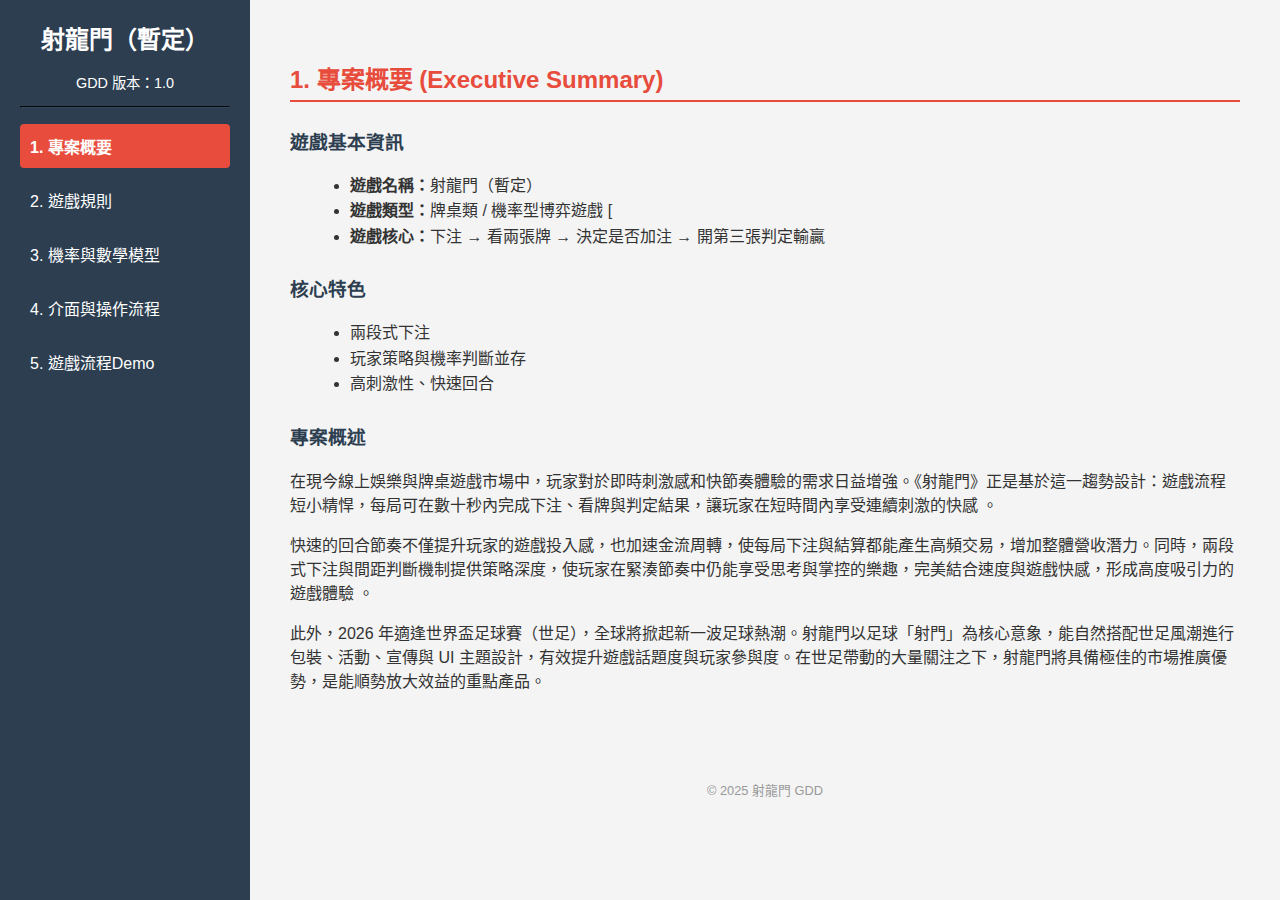
<file: DargonGatePoker/index.html>
<!DOCTYPE html>
<html lang="zh-TW">
<head>
    <meta charset="UTF-8">
    <meta name="viewport" content="width=device-width, initial-scale=1.0">
    <title>1. 專案概要 - 射龍門</title>
    <link rel="stylesheet" href="styles.css">
</head>
<body>

    <div id="sidebar">
        <h1>射龍門（暫定）</h1>
        <p>GDD 版本：1.0</p>
        <hr>
        <nav>
            <ul>
                <li><a href="index.html" class="active">1. 專案概要</a></li>
                <li><a href="rules.html">2. 遊戲規則</a></li>
                <li><a href="math.html">3. 機率與數學模型</a></li>
                <li><a href="uiux.html">4. 介面與操作流程</a></li>
				<li><a href="game_demo.html" target="_blank">5. 遊戲流程Demo</a></li>
            </ul>
        </nav>
    </div>

    <div id="content">
        <section>
            <h2>1. 專案概要 (Executive Summary)</h2>
            <h3>遊戲基本資訊 </h3>
            <ul>
                <li><strong>遊戲名稱：</strong>射龍門（暫定）</li>
                <li><strong>遊戲類型：</strong>牌桌類 / 機率型博弈遊戲 [</li>
                <li><strong>遊戲核心：</strong>下注 → 看兩張牌 → 決定是否加注 → 開第三張判定輸贏</li>
            </ul>

            <h3>核心特色 </h3>
            <ul>
                <li>兩段式下注 </li>
                <li>玩家策略與機率判斷並存 </li>
                <li>高刺激性、快速回合 </li>
            </ul>

            <h3>專案概述 </h3>
            <p>在現今線上娛樂與牌桌遊戲市場中，玩家對於即時刺激感和快節奏體驗的需求日益增強。《射龍門》正是基於這一趨勢設計：遊戲流程短小精悍，每局可在數十秒內完成下注、看牌與判定結果，讓玩家在短時間內享受連續刺激的快感 。</p>
            <p>快速的回合節奏不僅提升玩家的遊戲投入感，也加速金流周轉，使每局下注與結算都能產生高頻交易，增加整體營收潛力。同時，兩段式下注與間距判斷機制提供策略深度，使玩家在緊湊節奏中仍能享受思考與掌控的樂趣，完美結合速度與遊戲快感，形成高度吸引力的遊戲體驗 。</p>
           <p>此外，2026 年適逢世界盃足球賽（世足），全球將掀起新一波足球熱潮。射龍門以足球「射門」為核心意象，能自然搭配世足風潮進行包裝、活動、宣傳與 UI 主題設計，有效提升遊戲話題度與玩家參與度。在世足帶動的大量關注之下，射龍門將具備極佳的市場推廣優勢，是能順勢放大效益的重點產品。</p>
        </section>

        <footer>
            <p>&copy; 2025 射龍門 GDD</p>
        </footer>
    </div>

</body>
</html>
</file>
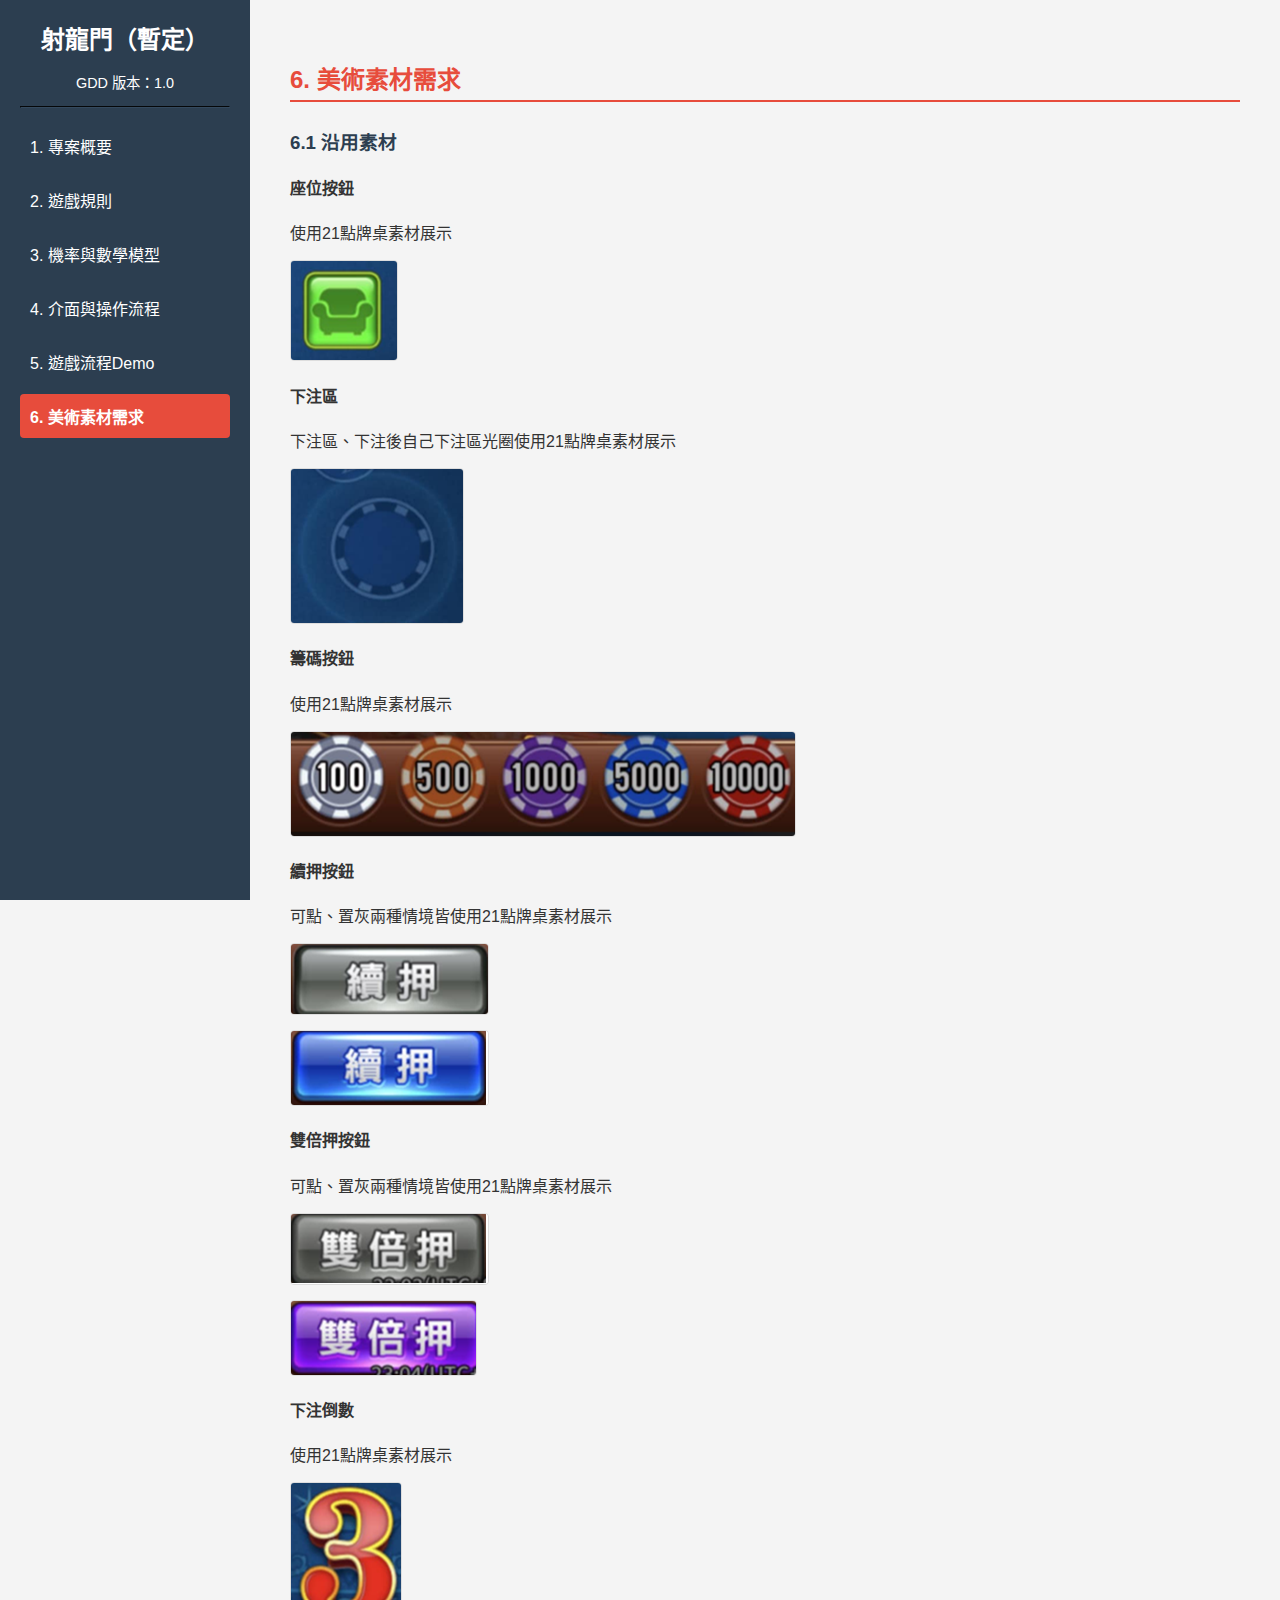
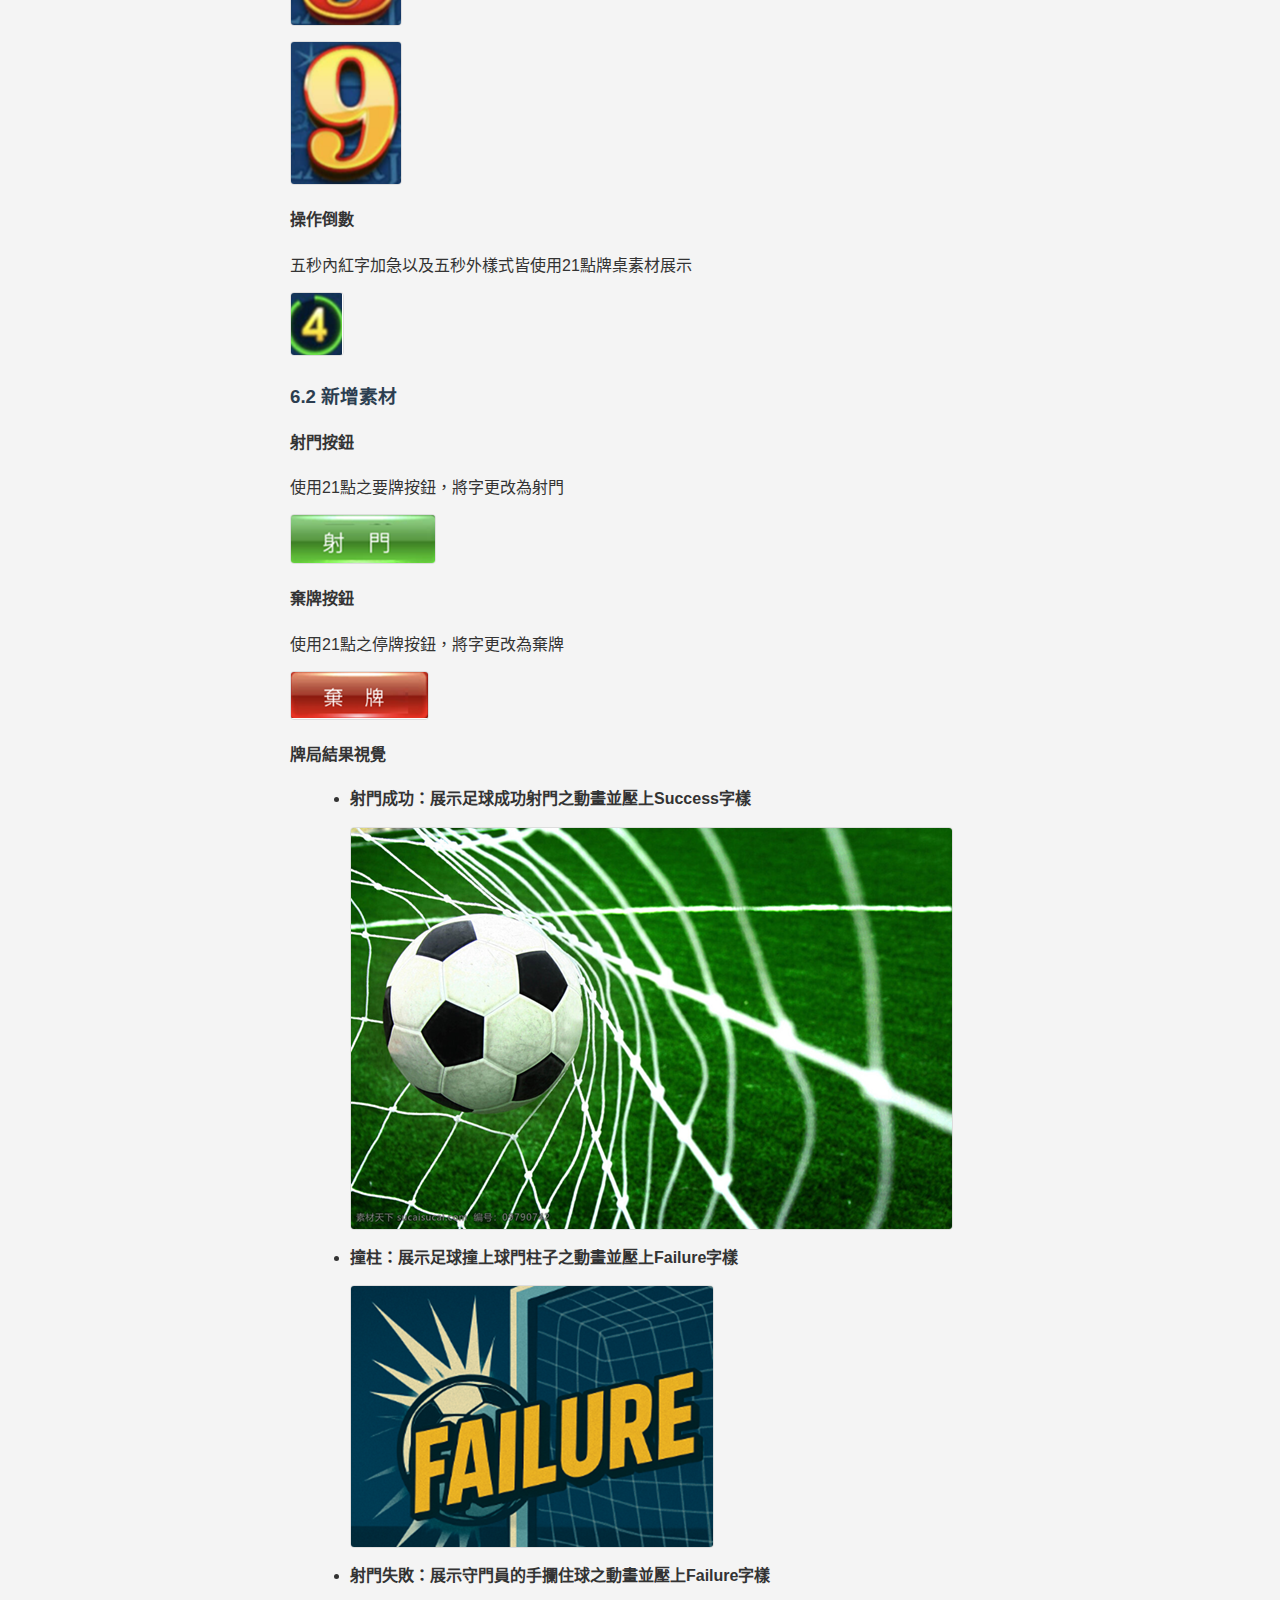
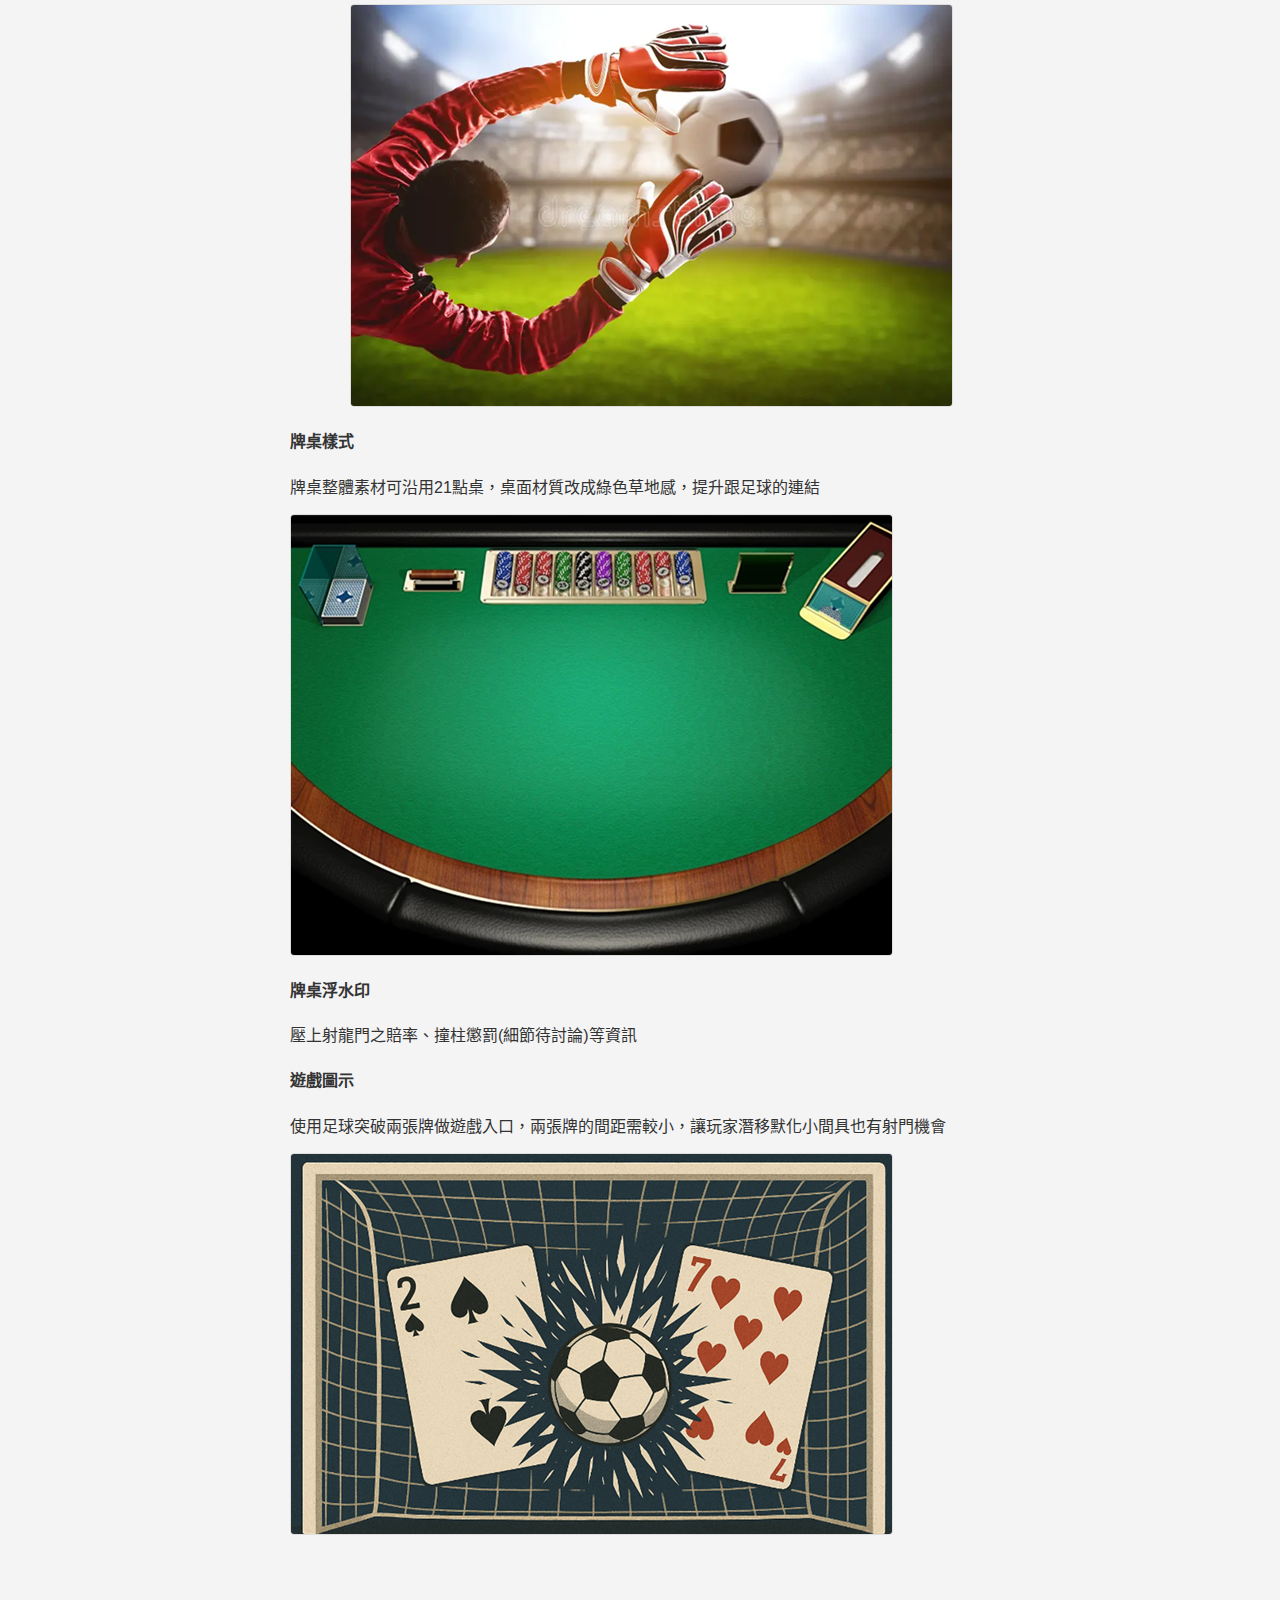
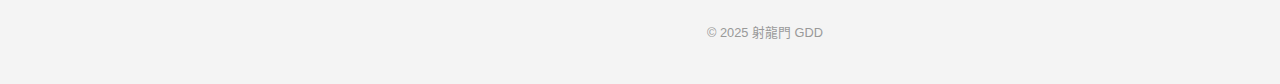
<file: DargonGatePoker/assets.html>
<!DOCTYPE html>
<html lang="zh-TW">
<head>
    <meta charset="UTF-8">
    <meta name="viewport" content="width=device-width, initial-scale=1.0">
    <title>6. 美術素材需求 - 射龍門</title>
    <link rel="stylesheet" href="styles.css">
</head>
<body>

    <div id="sidebar">
        <h1>射龍門（暫定）</h1>
        <p>GDD 版本：1.0</p>
        <hr>
        <nav>
            <ul>
                <li><a href="index.html">1. 專案概要</a></li>
                <li><a href="rules.html">2. 遊戲規則</a></li>
                <li><a href="math.html">3. 機率與數學模型</a></li>
                <li><a href="uiux.html">4. 介面與操作流程</a></li>
				<li><a href="game_demo.html" target="_blank">5. 遊戲流程Demo</a></li>
                <li><a href="assets.html" class="active">6. 美術素材需求</a></li>
            </ul>
        </nav>
    </div>

    <div id="content">
        <section>
            <h2>6. 美術素材需求</h2>

            <h3>6.1 沿用素材</h3>
            
            <h4>座位按鈕</h4>
            <p>使用21點牌桌素材展示 </p>
            <a href="#lightbox-seat">
                <img src="images/asset_seat_button.png" alt="座位按鈕示意圖">
            </a>

            <h4>下注區</h4>
            <p>下注區、下注後自己下注區光圈使用21點牌桌素材展示</p>
            <a href="#lightbox-betarea">
                <img src="images/asset_bet_area.png" alt="下注區示意圖">
            </a>

            <h4>籌碼按鈕</h4>
            <p>使用21點牌桌素材展示</p>
            <a href="#lightbox-chips">
                <img src="images/asset_chips.png" alt="籌碼按鈕示意圖">
            </a>

            <h4>續押按鈕</h4>
            <p>可點、置灰兩種情境皆使用21點牌桌素材展示 </p>
            <a href="#lightbox-rebet">
                <img src="images/asset_continue_bet_gray.png" alt="續押按鈕置灰">
                <img src="images/asset_continue_bet_active.png" alt="續押按鈕可點">
            </a>

            <h4>雙倍押按鈕</h4>
            <p>可點、置灰兩種情境皆使用21點牌桌素材展示</p>
            <a href="#lightbox-doublebet">
                <img src="images/asset_double_bet_gray.png" alt="雙倍押按鈕置灰">
                <img src="images/asset_double_bet_active.png" alt="雙倍押按鈕可點">
            </a>

            <h4>下注倒數</h4>
            <p>使用21點牌桌素材展示 </p>
            <a href="#lightbox-countdown">
                <img src="images/asset_bet_countdown_3.png" alt="下注倒數 3">
                <img src="images/asset_bet_countdown_9.png" alt="下注倒數 9">
            </a>

            <h4>操作倒數</h4>
            <p>五秒內紅字加急以及五秒外樣式皆使用21點牌桌素材展示 </p>
            <a href="#lightbox-opcountdown">
                <img src="images/asset_op_countdown_4.png" alt="操作倒數 4">
            </a>

            <h3>6.2 新增素材</h3>

            <h4>射門按鈕</h4>
            <p>使用21點之要牌按鈕，將字更改為射門 </p>
            <a href="#lightbox-shoot">
                <img src="images/asset_shoot_button.png" alt="射門按鈕">
            </a>

            <h4>棄牌按鈕</h4>
            <p>使用21點之停牌按鈕，將字更改為棄牌 </p>
            <a href="#lightbox-fold">
                <img src="images/asset_fold_button.png" alt="棄牌按鈕">
            </a>
            
            <h4>牌局結果視覺</h4>
            <ul>
                <li><strong>射門成功：展示足球成功射門之動畫並壓上Success字樣</strong> </li>
                <a href="#lightbox-result-success">
                    <img src="images/result_success.png" alt="牌局結果：射門成功">
                </a>
                <li><strong>撞柱：展示足球撞上球門柱子之動畫並壓上Failure字樣</strong> </li>
                <a href="#lightbox-result-bumping">
                    <img src="images/result_fail_bumping.png" alt="牌局結果：撞柱">
                </a>
                <li><strong>射門失敗：展示守門員的手攔住球之動畫並壓上Failure字樣</strong></li>
                <a href="#lightbox-result-fail">
                    <img src="images/result_fail_save.png" alt="牌局結果：射門失敗">
                </a>
            </ul>
            

            <h4>牌桌樣式</h4>
            <p>牌桌整體素材可沿用21點桌，桌面材質改成綠色草地感，提升跟足球的連結 </p>
            <a href="#lightbox-table">
                <img src="images/asset_table_design.png" alt="牌桌樣式草地感示意圖">
            </a>

            <h4>牌桌浮水印</h4>
            <p>壓上射龍門之賠率、撞柱懲罰(細節待討論)等資訊 </p>

            <h4>遊戲圖示</h4>
            <p>使用足球突破兩張牌做遊戲入口，兩張牌的間距需較小，讓玩家潛移默化小間具也有射門機會 </p>
            <a href="#lightbox-icon">
                <img src="images/asset_game_icon.png" alt="遊戲圖示示意圖">
            </a>
            
        </section>

        <footer>
            <p>&copy; 2025 射龍門 GDD</p>
        </footer>
    </div>
    
    <div id="lightbox-seat" class="lightbox-target"><img src="images/asset_seat_button.png" alt="座位按鈕放大"><a href="#_" class="lightbox-close">X</a></div>
    <div id="lightbox-betarea" class="lightbox-target"><img src="images/asset_bet_area.png" alt="下注區放大"><a href="#_" class="lightbox-close">X</a></div>
    <div id="lightbox-chips" class="lightbox-target"><img src="images/asset_chips.png" alt="籌碼按鈕放大"><a href="#_" class="lightbox-close">X</a></div>
    
    <div id="lightbox-rebet" class="lightbox-target">
        <img src="images/asset_continue_bet_gray.png" alt="續押按鈕置灰放大">
        <img src="images/asset_continue_bet_active.png" alt="續押按鈕可點放大">
        <a href="#_" class="lightbox-close">X</a>
    </div>
    
    <div id="lightbox-doublebet" class="lightbox-target">
        <img src="images/asset_double_bet_gray.png" alt="雙倍押按鈕置灰放大">
        <img src="images/asset_double_bet_active.png" alt="雙倍押按鈕可點放大">
        <a href="#_" class="lightbox-close">X</a>
    </div>

    <div id="lightbox-countdown" class="lightbox-target">
        <img src="images/asset_bet_countdown_3.png" alt="下注倒數 3 放大">
        <img src="images/asset_bet_countdown_9.png" alt="下注倒數 9 放大">
        <a href="#_" class="lightbox-close">X</a>
    </div>
    
    <div id="lightbox-opcountdown" class="lightbox-target"><img src="images/asset_op_countdown_4.png" alt="操作倒數 4 放大"><a href="#_" class="lightbox-close">X</a></div>
    <div id="lightbox-shoot" class="lightbox-target"><img src="images/asset_shoot_button.png" alt="射門按鈕放大"><a href="#_" class="lightbox-close">X</a></div>
    <div id="lightbox-fold" class="lightbox-target"><img src="images/asset_fold_button.png" alt="棄牌按鈕放大"><a href="#_" class="lightbox-close">X</a></div>

    <div id="lightbox-result-success" class="lightbox-target"><img src="images/result_success.png" alt="牌局結果：射門成功放大"><a href="#_" class="lightbox-close">X</a></div>
    <div id="lightbox-result-bumping" class="lightbox-target"><img src="images/result_fail_bumping.png" alt="牌局結果：撞柱放大"><a href="#_" class="lightbox-close">X</a></div>
    <div id="lightbox-result-fail" class="lightbox-target"><img src="images/result_fail_save.png" alt="牌局結果：射門失敗放大"><a href="#_" class="lightbox-close">X</a></div>
    <div id="lightbox-table" class="lightbox-target"><img src="images/asset_table_design.png" alt="牌桌樣式草地感示意圖放大"><a href="#_" class="lightbox-close">X</a></div>
    <div id="lightbox-icon" class="lightbox-target"><img src="images/asset_game_icon.png" alt="遊戲圖示示意圖放大"><a href="#_" class="lightbox-close">X</a></div>

</body>
</html>
</file>
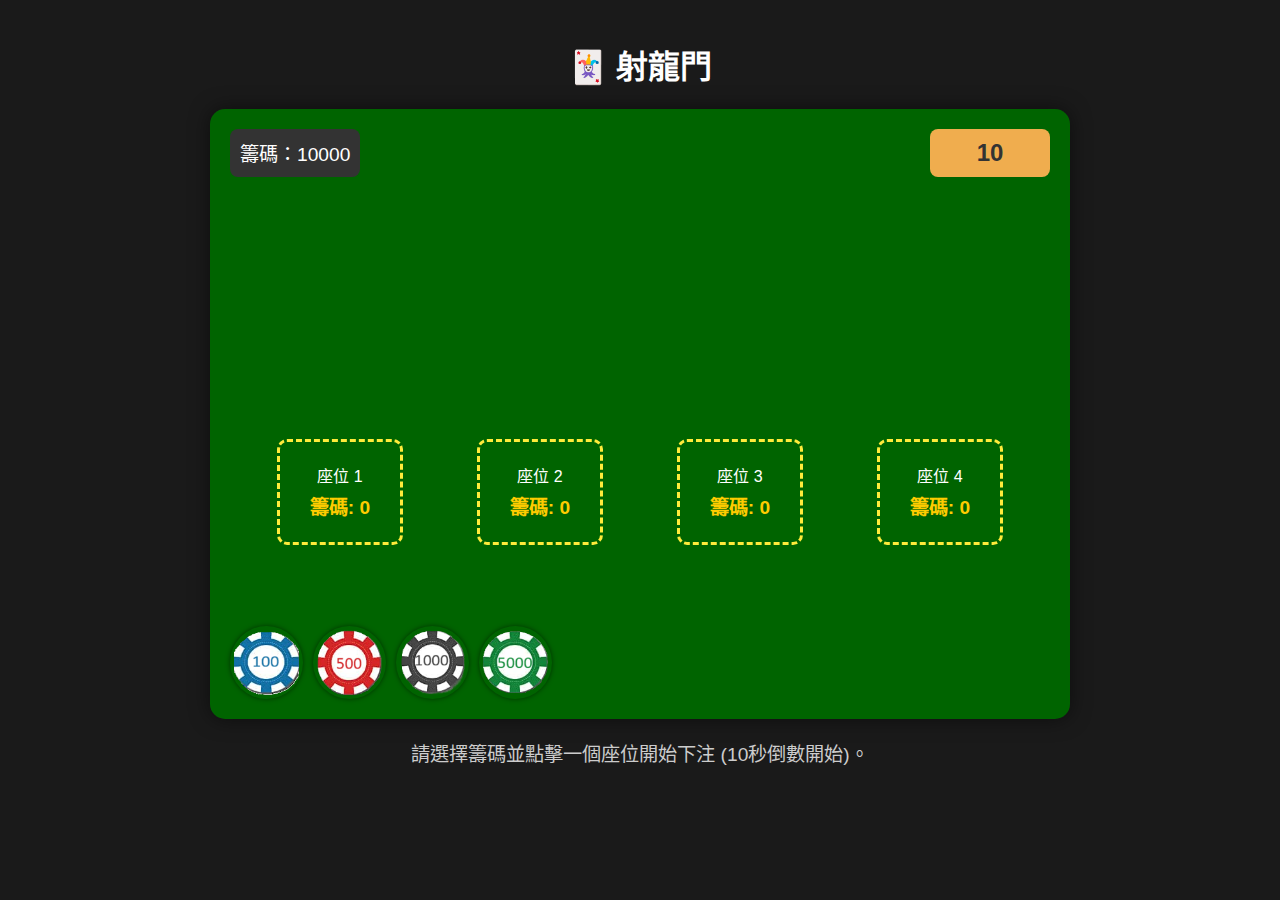
<file: DargonGatePoker/game_demo.html>
<!DOCTYPE html>
<html lang="zh-TW">
<head>
    <meta charset="UTF-8">
    <meta name="viewport" content="width=device-width, initial-scale=1.0">
    <title>撲克牌射龍門 Demo (優化版)</title>
    <style>
        /* 基礎樣式 (沿用) */
        body {
            font-family: Arial, sans-serif;
            display: flex;
            flex-direction: column;
            align-items: center;
            background-color: #1a1a1a;
            color: #fff;
            margin: 0;
            padding: 20px;
        }

        #game-area {
            width: 800px;
            background-color: #006400;
            padding: 30px;
            border-radius: 15px;
            box-shadow: 0 0 20px rgba(0, 0, 0, 0.5);
            position: relative;
            min-height: 550px;
        }

        /* -------------------- 玩家資訊/計時器 -------------------- */
        
        #player-info {
            position: absolute;
            top: 20px;
            left: 20px;
            padding: 10px;
            background-color: #333;
            border-radius: 8px;
            font-size: 1.2em;
        }

        #timer-display {
            position: absolute;
            top: 20px;
            right: 20px;
            padding: 10px;
            background-color: #f0ad4e;
            color: #333;
            border-radius: 8px;
            font-weight: bold;
            font-size: 1.5em;
            width: 100px; 
            text-align: center;
            display: none;
            z-index: 10;
        }

        /* -------------------- 下注座位 (四個座位) -------------------- */
        
        #betting-spots {
            display: flex;
            justify-content: space-around;
            margin-top: 300px; 
        }

        .bet-spot {
            width: 120px; 
            height: 100px;
            border: 3px dashed #ffeb3b;
            border-radius: 10px;
            display: flex;
            flex-direction: column;
            justify-content: center;
            align-items: center;
            cursor: pointer;
            transition: all 0.2s;
        }
        
        .bet-spot.locked {
            opacity: 0.5; 
            cursor: not-allowed;
        }

        .bet-spot.active-bet {
            border-color: #f0ad4e;
            box-shadow: 0 0 10px #f0ad4e;
        }

        .bet-spot:not(.locked):hover {
            background-color: rgba(255, 255, 255, 0.1);
        }

        .current-bet {
            margin-top: 5px;
            font-size: 1.2em;
            color: #ffcc00;
            font-weight: bold;
        }

        /* -------------------- 籌碼選擇 (圖片化) -------------------- */
        
        #chip-selection {
            position: absolute;
            bottom: 20px;
            left: 20px;
            display: flex;
            gap: 10px;
        }

        .chip-wrapper {
            cursor: pointer;
            border: 4px solid transparent; 
            border-radius: 50%;
            transition: border 0.1s;
            box-shadow: 0 0 5px rgba(0, 0, 0, 0.5);
        }

        .chip-wrapper img {
            width: 65px; 
            height: 65px;
            display: block;
        }

        .chip-wrapper.selected-chip {
            border: 4px solid #ffcc00; 
            box-shadow: 0 0 15px #ffeb3b;
        }

        /* -------------------- 卡牌顯示區 (關鍵修改) -------------------- */
        #card-wrapper {
            position: absolute;
            width: 0px; 
            left: 0;
            top: 100px; 
            transition: width 0.5s, left 0.5s;
        }

        #card-display {
            display: flex;
            /* 讓項目居中排列，並從頂部對齊 */
            justify-content: center;
            align-items: flex-start; /* 讓卡牌從頂部對齊 */
            gap: 10px; 
            min-height: 150px; 
            position: relative;
            transform: scale(1); 
            transform-origin: center center;
        }

        .card {
            width: 80px;
            height: 120px;
            border-radius: 8px;
            box-shadow: 2px 2px 5px rgba(0, 0, 0, 0.5);
            background-size: cover;
            background-position: center;
            position: relative;
            /* 過渡效果 */
            transition: margin-top 0.5s, transform 0.5s, box-shadow 0.5s, filter 0.5s; 
        }
        
        /* 射門牌樣式：將第三張牌往上抬，並放在中間兩張牌的上方空間 */
        .card:nth-child(3) {
            margin-top: -60px; /* 向上抬高，使其與前兩張牌重疊 */
            z-index: 5; /* 確保它在上面 */
        }
        
        /* -------------------- 結果視覺回饋 (新增) -------------------- */
        
        /* 成功發光樣式 */
        .card.win {
            box-shadow: 0 0 15px 5px rgba(255, 215, 0, 0.8), 
                        0 0 5px 1px rgba(255, 255, 255, 0.8); /* 金色發光 */
            transform: scale(1.05); /* 輕微放大 */
        }

        /* 失敗置灰樣式 */
        .card.lose {
            filter: grayscale(100%) brightness(0.7); /* 變灰且變暗 */
            opacity: 0.7;
        }

        /* -------------------- 動作按鈕 (沿用) -------------------- */
        #action-buttons {
            position: absolute;
            bottom: 20px;
            right: 20px;
            display: flex;
            gap: 10px;
            opacity: 0; 
            transition: opacity 0.5s;
        }

        #action-buttons.active {
            opacity: 1;
        }

        .action-btn {
            background: none;
            border: none;
            padding: 0;
            cursor: pointer;
            transition: transform 0.1s;
        }

        .action-btn img {
            width: 120px; 
            height: auto;
            border-radius: 5px;
        }

        .action-btn:disabled img {
            opacity: 0.5;
            cursor: not-allowed;
        }
        
        #message-area {
            text-align: center;
            margin-top: 20px;
            font-size: 1.2em;
            color: #ccc;
        }

    </style>
</head>
<body>

    <h1>🃏 射龍門</h1>

    <div id="game-area">

        <div id="player-info">
            籌碼：<span id="player-chips">10000</span>
        </div>

        <div id="timer-display">
            10
        </div>

        <div id="card-wrapper">
            <div id="card-display">
                </div>
        </div>

        <div id="betting-spots">
            <div class="bet-spot" data-spot="1">
                座位 1
                <span class="current-bet">籌碼: 0</span>
            </div>
            <div class="bet-spot" data-spot="2">
                座位 2
                <span class="current-bet">籌碼: 0</span>
            </div>
            <div class="bet-spot" data-spot="3">
                座位 3
                <span class="current-bet">籌碼: 0</span>
            </div>
            <div class="bet-spot" data-spot="4">
                座位 4
                <span class="current-bet">籌碼: 0</span>
            </div>
        </div>

        <div id="chip-selection">
            <div class="chip-wrapper" data-amount="100">
                <img src="assets/chip_100.png" alt="100籌碼">
            </div>
            <div class="chip-wrapper" data-amount="500">
                <img src="assets/chip_500.png" alt="500籌碼">
            </div>
            <div class="chip-wrapper" data-amount="1000">
                <img src="assets/chip_1000.png" alt="1000籌碼">
            </div>
            <div class="chip-wrapper" data-amount="5000">
                <img src="assets/chip_5000.png" alt="5000籌碼">
            </div>
        </div>

        <div id="action-buttons">
            <button id="shoot-btn" class="action-btn" disabled>
                <img src="assets/btn_shoot.png" alt="射門">
            </button>
            <button id="fold-btn" class="action-btn" disabled>
                <img src="assets/btn_fold.png" alt="棄牌">
            </button>
        </div>

    </div>

    <div id="message-area">
        請選擇籌碼並點擊一個座位開始下注。
    </div>

    <script>
        // -------------------- 遊戲變數與狀態 (沿用) --------------------
        const SUITS = ['C', 'D', 'H', 'S']; 
        const CARD_RANKS = ['A', '2', '3', '4', '5', '6', '7', '8', '9', '10', 'J', 'Q', 'K'];
        const cardValueMap = { 'A': 1, 'J': 11, 'Q': 12, 'K': 13 };

        let playerChips = 10000;
        let selectedChipAmount = 0;
        let activeSpotId = null; 
        let totalBet = 0; 

        let dealtCards = []; 
        let gamePhase = 'betting'; 
        let timerId = null; 
        const BETTING_TIME = 10; 
        const POST_GAME_TIME = 5; 

        // -------------------- DOM 元素 (沿用) --------------------
        const playerChipsDisplay = document.getElementById('player-chips');
        const chipWrappers = document.querySelectorAll('.chip-wrapper');
        const betSpots = document.querySelectorAll('.bet-spot'); 
        const messageArea = document.getElementById('message-area');
        const cardDisplay = document.getElementById('card-display');
        const cardWrapper = document.getElementById('card-wrapper');
        const actionButtons = document.getElementById('action-buttons');
        const shootBtn = document.getElementById('shoot-btn');
        const foldBtn = document.getElementById('fold-btn');
        const timerDisplay = document.getElementById('timer-display');


        // -------------------- 輔助函式 (沿用) --------------------
        function getCardValue(cardSymbolRank) {
            const rank = cardSymbolRank.split('_')[0];
            return cardValueMap[rank] || parseInt(rank);
        }

        function drawCard() {
            let card = '';
            let attempts = 0;
            const maxAttempts = 52 * 5; 

            do {
                const randomSuit = SUITS[Math.floor(Math.random() * SUITS.length)];
                const randomRank = CARD_RANKS[Math.floor(Math.random() * CARD_RANKS.length)];
                card = `${randomRank}_${randomSuit}`;
                attempts++;
            } while (dealtCards.includes(card) && attempts < maxAttempts);

            if (attempts >= maxAttempts) {
                card = `${CARD_RANKS[0]}_${SUITS[0]}`; 
            }

            dealtCards.push(card);
            return card;
        }

        // -------------------- 渲染卡牌 (新增結果樣式處理) --------------------
        // result: 'win', 'lose', 'none'
        function renderCards(card1 = null, card2 = null, card3 = null, result = 'none') {
            cardDisplay.innerHTML = '';
            
            const allCards = [card1, card2, card3];
            const cardsToRender = allCards.filter(c => c !== null); 

            cardsToRender.forEach((cardSymbol, index) => {
                const cardElement = document.createElement('div');
                cardElement.className = 'card';
                
                let imageUrl = '';
                if (cardSymbol === 'BACK') {
                    imageUrl = `assets/card_back.png`; 
                } else {
                    imageUrl = `assets/card_${cardSymbol}.png`; 
                }

                cardElement.style.backgroundImage = `url('${imageUrl}')`;
                
                // 應用結果樣式 (僅在遊戲結束時應用)
                if (result !== 'none') {
                    cardElement.classList.add(result);
                }
                
                cardDisplay.appendChild(cardElement);
            });

            if (cardsToRender.length > 0) {
                const cardWidth = 80;
                const cardGap = 10;
                const cardDisplayWidth = (cardsToRender.length * cardWidth) + ((cardsToRender.length - 1) * cardGap);
                cardWrapper.style.width = `${cardDisplayWidth}px`;
            } else {
                cardWrapper.style.width = `0px`;
            }
        }
        
        function positionCardDisplay(spotId) {
            const spotElement = document.querySelector(`.bet-spot[data-spot="${spotId}"]`);
            if (!spotElement) return;

            const spotRect = spotElement.getBoundingClientRect();
            const gameAreaRect = document.getElementById('game-area').getBoundingClientRect();
            
            const spotCenter = spotRect.left + spotRect.width / 2 - gameAreaRect.left;
            
            const cardDisplayWidth = parseInt(cardWrapper.style.width) || 260;
            const newLeft = spotCenter - cardDisplayWidth / 2;

            cardWrapper.style.left = `${newLeft}px`;
        }


        // -------------------- 計時器/UI/狀態控制 (沿用) --------------------
        
        function startAutoNewGameTimer(seconds) {
            gamePhase = 'game_over_auto_restart'; 
            let timeLeft = seconds;
            
            timerDisplay.textContent = `下一局: ${timeLeft}s`;
            timerDisplay.style.display = 'block';
            
            if (timerId) {
                clearInterval(timerId);
            }
            
            timerId = setInterval(() => {
                timeLeft--;
                timerDisplay.textContent = `下一局: ${timeLeft}s`;

                if (timeLeft <= 0) {
                    clearInterval(timerId);
                    timerDisplay.style.display = 'none';
                    resetGame(); 
                }
            }, 1000);
        }

        function startTimer() {
            let timeLeft = BETTING_TIME;
            timerDisplay.textContent = timeLeft;
            timerDisplay.style.display = 'block';

            if (timerId) {
                clearInterval(timerId);
            }

            timerId = setInterval(() => {
                timeLeft--;
                timerDisplay.textContent = timeLeft;

                if (timeLeft <= 0) {
                    clearInterval(timerId);
                    timerDisplay.style.display = 'none';
                    
                    if (gamePhase === 'betting') {
                        if (totalBet > 0) {
                            startDealing(); 
                        } else {
                            messageArea.textContent = "該局無人下注，將自動重新開始新局...";
                            startAutoNewGameTimer(POST_GAME_TIME); 
                        }
                    }
                }
            }, 1000);
        }

        function stopTimer() {
            if (timerId) {
                clearInterval(timerId);
                timerId = null;
            }
            timerDisplay.style.display = 'none';
        }

        function toggleBettingUI(enabled) {
            chipWrappers.forEach(wrapper => wrapper.style.pointerEvents = enabled ? 'auto' : 'none');
            
            betSpots.forEach(spot => {
                const spotId = spot.dataset.spot;
                
                if (enabled) {
                    if (activeSpotId === null) {
                        spot.style.pointerEvents = 'auto';
                        spot.classList.remove('locked', 'active-bet');
                    } else if (activeSpotId === spotId) {
                        spot.style.pointerEvents = 'auto';
                        spot.classList.remove('locked');
                        spot.classList.add('active-bet');
                    } else {
                        spot.style.pointerEvents = 'none';
                        spot.classList.add('locked');
                        spot.classList.remove('active-bet');
                    }
                } else {
                    spot.style.pointerEvents = 'none';
                    spot.classList.add('locked'); 
                }
            });
        }

        function resetGame() {
            gamePhase = 'betting';
            dealtCards = [];
            totalBet = 0;
            activeSpotId = null;
            
            betSpots.forEach(spot => {
                spot.querySelector('.current-bet').textContent = `籌碼: 0`;
            });
            
            renderCards(); 
            
            actionButtons.classList.remove('active');

            toggleBettingUI(true); 
            stopTimer(); 
            
            messageArea.textContent = `請選擇籌碼並點擊一個座位開始下注 (10秒倒數開始)。`;
            startTimer();
        }

        // -------------------- 遊戲流程 (新增結果樣式和籌碼阻擋) --------------------
        
        function startDealing() {
            gamePhase = 'waiting_action';
            toggleBettingUI(false); 
            stopTimer(); 
            
            dealtCards = [];
            let card1 = drawCard();
            let card2 = drawCard();
            
            const val1 = getCardValue(card1);
            const val2 = getCardValue(card2);

            if (val1 > val2) {
                [card1, card2] = [card2, card1];
            }
            dealtCards = [card1, card2];
            
            renderCards(dealtCards[0], dealtCards[1], 'BACK'); 
            positionCardDisplay(activeSpotId);

            actionButtons.classList.add('active');
            
            // 檢查射門所需的籌碼是否足夠 (如果需要再次下注)
            shootBtn.disabled = (playerChips < totalBet); 
            foldBtn.disabled = false;
            
            shootBtn.style.display = 'inline-block';
            foldBtn.style.display = 'inline-block';
            
            const [c1Rank, c2Rank] = dealtCards.map(c => c.split('_')[0]);
            
            if (shootBtn.disabled) {
                messageArea.textContent = `⚠️ 籌碼不足以加註 $${totalBet} 射門。您只能選擇棄牌。`;
            } else {
                messageArea.textContent = `牌已發出： ${c1Rank} 和 ${c2Rank}。請選擇「射門」(需加註 $${totalBet}) 或「棄牌」。`;
            }
        }

        function handleShoot() {
            if (gamePhase !== 'waiting_action') return;
            // 由於 startDealing 已檢查，這裡只需要快速再檢查一次
            if (playerChips < totalBet) return; 

            // 1. 再次下注 (Double Down)
            playerChips -= totalBet; 
            playerChipsDisplay.textContent = playerChips;
            const totalBetAfterShoot = totalBet * 2; 

            // 2. 翻開第三張牌
            const card3 = drawCard();
            
            const card3Val = getCardValue(card3);
            const [c1Val, c2Val] = dealtCards.map(getCardValue);
            
            let resultMessage = '';
            let outcome = 'lose'; // 預設失敗或撞柱

            // 3. 判斷勝負
            if (card3Val === c1Val || card3Val === c2Val) {
                // 撞柱 (屬於失敗但有額外懲罰)
                const penalty = totalBet; 
                playerChips -= penalty; 
                playerChipsDisplay.textContent = playerChips;
                resultMessage = `🚨 撞柱！輸掉總下注 $${totalBetAfterShoot}，並額外懲罰 $${penalty}！`;
                outcome = 'lose';
            } 
            else if (card3Val > c1Val && card3Val < c2Val) {
                // 成功
                const winnings = totalBetAfterShoot * 3;
                playerChips += winnings;
                playerChipsDisplay.textContent = playerChips;
                resultMessage = `🎉 射龍門成功！贏得三倍籌碼 $${winnings}！`;
                outcome = 'win';
            } 
            else {
                // 失敗
                resultMessage = `😭 射門失敗。總下注 $${totalBetAfterShoot} 被收走。`;
                outcome = 'lose';
            }
            
            // 4. **關鍵：渲染卡牌並應用結果樣式**
            renderCards(dealtCards[0], dealtCards[1], card3, outcome); 
            
            messageArea.textContent = resultMessage;

            // 5. 遊戲結束，開始自動重啟倒數
            actionButtons.classList.remove('active');
            gamePhase = 'game_over';

            if (playerChips <= 0) {
                messageArea.textContent += " 您的籌碼已耗盡，遊戲結束！";
            } else {
                 startAutoNewGameTimer(POST_GAME_TIME);
            }
        }
        
        function handleFold() {
            if (gamePhase !== 'waiting_action') return;

            messageArea.textContent = `您選擇了棄牌。已下注籌碼 $${totalBet} 被系統收走。`;
            
            // 棄牌也算是失敗，將牌置灰
            renderCards(dealtCards[0], dealtCards[1], dealtCards[2] || 'BACK', 'lose'); 
            
            actionButtons.classList.remove('active');
            gamePhase = 'game_over';

            startAutoNewGameTimer(POST_GAME_TIME); 
        }


        // -------------------- 事件監聽器 (新增籌碼阻擋邏輯) --------------------

        chipWrappers.forEach(wrapper => {
            wrapper.addEventListener('click', () => {
                if (gamePhase !== 'betting') return; 

                chipWrappers.forEach(w => w.classList.remove('selected-chip'));
                selectedChipAmount = parseInt(wrapper.dataset.amount);
                wrapper.classList.add('selected-chip');
                
                if (activeSpotId) {
                    messageArea.textContent = `已選擇 $${selectedChipAmount} 籌碼。點擊座位 ${activeSpotId} 持續下注...`;
                } else {
                    messageArea.textContent = `已選擇 $${selectedChipAmount} 籌碼。點擊一個座位開始遊戲。`;
                }
            });
        });

        betSpots.forEach(spot => {
            spot.addEventListener('click', () => {
                const spotId = spot.dataset.spot;
                
                if (gamePhase !== 'betting') return;
                if (selectedChipAmount === 0) {
                    messageArea.textContent = "請先選擇您要下注的籌碼！";
                    return;
                }
                if (playerChips < selectedChipAmount) {
                    messageArea.textContent = "您的籌碼不足，請選擇較小的金額！";
                    return;
                }
                if (activeSpotId !== null && activeSpotId !== spotId) {
                    messageArea.textContent = `您已選定座位 ${activeSpotId}，無法在其他座位下注！`;
                    return;
                }
                
                // *** 關鍵新增：阻擋下注後，無法在下一階段射門的情況 ***
                if (activeSpotId !== null && (playerChips - selectedChipAmount) < (totalBet + selectedChipAmount)) {
                    messageArea.textContent = `⚠️ 下注後將導致籌碼過少 ($${playerChips - selectedChipAmount})，無法在下一階段加註射門 ($${totalBet + selectedChipAmount})。請減少下注金額或棄牌。`;
                    return;
                }
                
                // 1. 首次下注：鎖定座位、定位卡牌
                if (activeSpotId === null) {
                    activeSpotId = spotId;
                    toggleBettingUI(true); 
                }

                // 2. 更新籌碼
                playerChips -= selectedChipAmount;
                totalBet += selectedChipAmount; 

                // 3. 更新 UI 顯示
                playerChipsDisplay.textContent = playerChips;
                spot.querySelector('.current-bet').textContent = `籌碼: ${totalBet}`;
                messageArea.textContent = `總下注 $${totalBet}。請在倒數結束前持續下注...`;
            });
        });

        shootBtn.addEventListener('click', handleShoot);
        foldBtn.addEventListener('click', handleFold);

        window.addEventListener('resize', () => {
            if (activeSpotId && gamePhase !== 'betting') {
                 positionCardDisplay(activeSpotId);
            }
        });

        resetGame(); 
    </script>
</body>
</html>
</file>
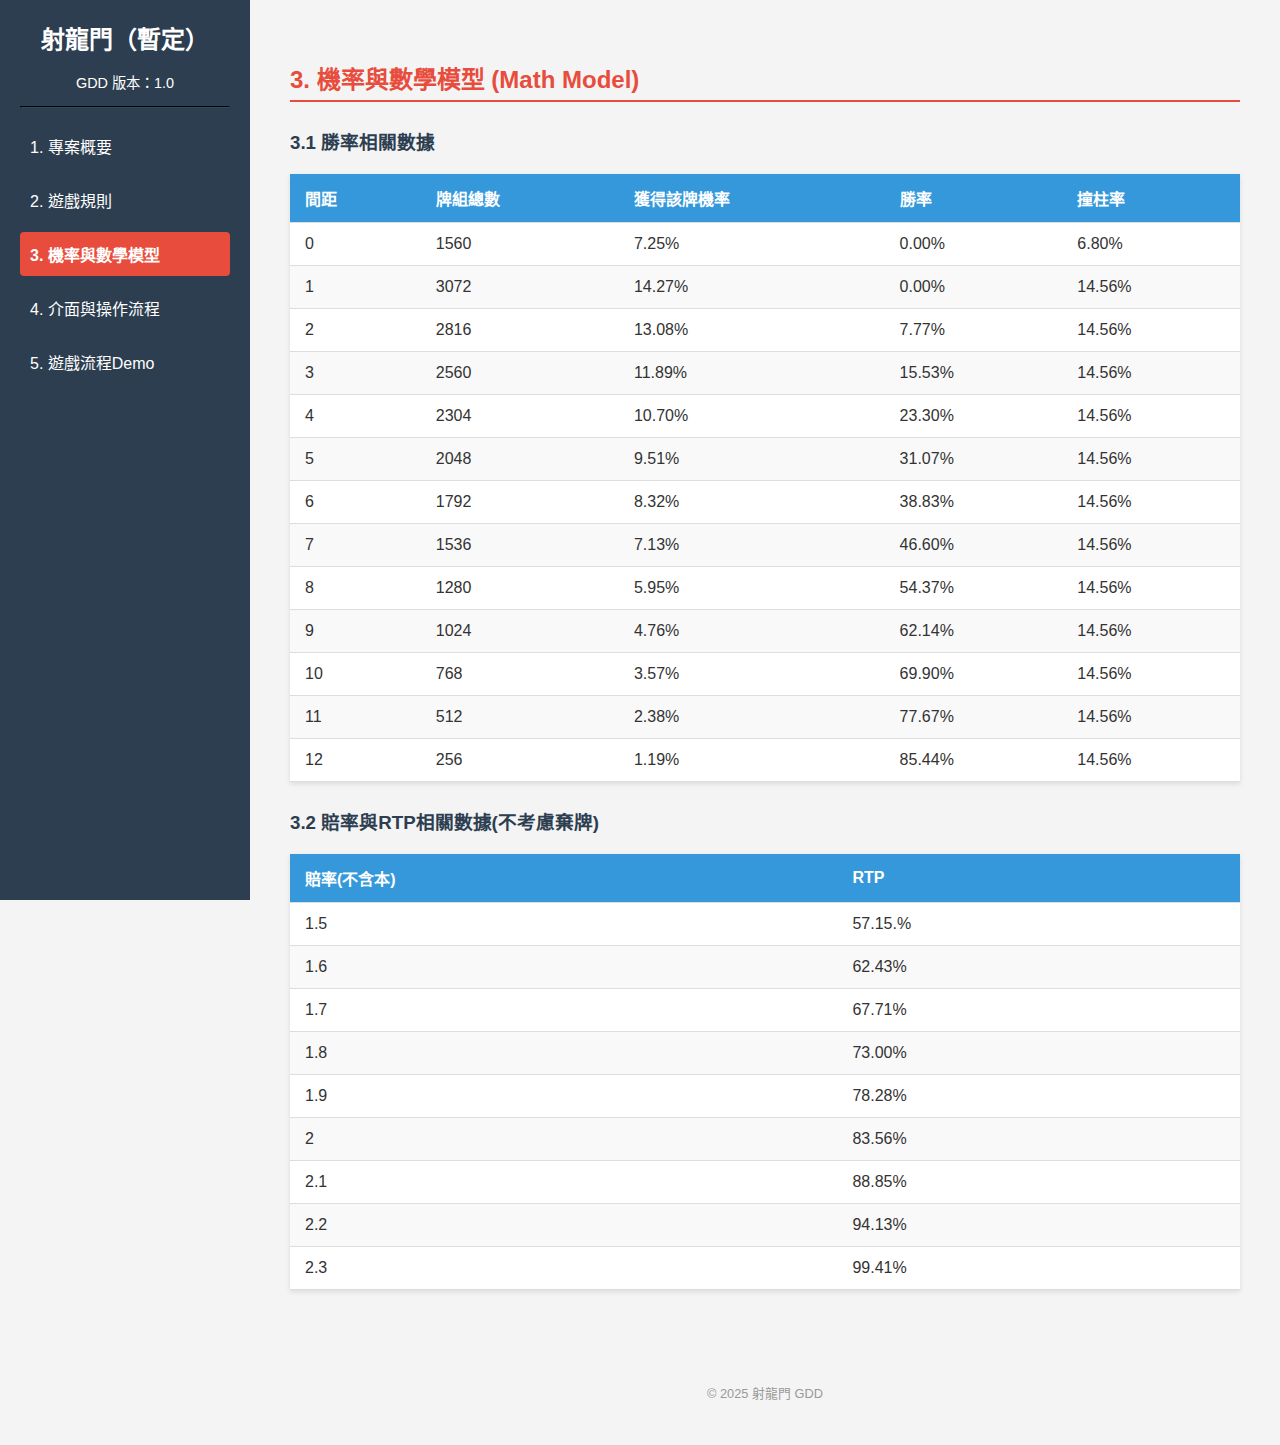
<file: DargonGatePoker/math.html>
<!DOCTYPE html>
<html lang="zh-TW">
<head>
    <meta charset="UTF-8">
    <meta name="viewport" content="width=device-width, initial-scale=1.0">
    <title>3. 機率與數學模型 - 射龍門</title>
    <link rel="stylesheet" href="styles.css">
</head>
<body>

    <div id="sidebar">
        <h1>射龍門（暫定）</h1>
        <p>GDD 版本：1.0</p>
        <hr>
        <nav>
            <ul>
                <li><a href="index.html">1. 專案概要</a></li>
                <li><a href="rules.html">2. 遊戲規則</a></li>
                <li><a href="math.html" class="active">3. 機率與數學模型</a></li>
                <li><a href="uiux.html">4. 介面與操作流程</a></li>
				<li><a href="game_demo.html" target="_blank">5. 遊戲流程Demo</a></li>
            </ul>
        </nav>
    </div>

    <div id="content">
        <section>
            <h2>3. 機率與數學模型 (Math Model)</h2>

          <h3>3.1 勝率相關數據 </h3>
            <table>
                <thead>
                    <tr>
                        <th>間距</th>
                        <th>牌組總數</th>
                        <th>獲得該牌機率</th>
                        <th>勝率</th>
                        <th>撞柱率</th>
                    </tr>
                </thead>
                <tbody>
                    <tr><td>0</td><td>1560</td><td>7.25%</td><td>0.00%</td><td>6.80%</td></tr>
                    <tr><td>1</td><td>3072</td><td>14.27%</td><td>0.00%</td><td>14.56%</td></tr>
                    <tr><td>2</td><td>2816</td><td>13.08%</td><td>7.77%</td><td>14.56%</td></tr>
                    <tr><td>3</td><td>2560</td><td>11.89%</td><td>15.53%</td><td>14.56%</td></tr>
                    <tr><td>4</td><td>2304</td><td>10.70%</td><td>23.30%</td><td>14.56%</td></tr>
                    <tr><td>5</td><td>2048</td><td>9.51%</td><td>31.07%</td><td>14.56%</td></tr>
                    <tr><td>6</td><td>1792</td><td>8.32%</td><td>38.83%</td><td>14.56%</td></tr>
                    <tr><td>7</td><td>1536</td><td>7.13%</td><td>46.60%</td><td>14.56%</td></tr>
                    <tr><td>8</td><td>1280</td><td>5.95%</td><td>54.37%</td><td>14.56%</td></tr>
                    <tr><td>9</td><td>1024</td><td>4.76%</td><td>62.14%</td><td>14.56%</td></tr>
                    <tr><td>10</td><td>768</td><td>3.57%</td><td>69.90%</td><td>14.56%</td></tr>
                    <tr><td>11</td><td>512</td><td>2.38%</td><td>77.67%</td><td>14.56%</td></tr>
                    <tr><td>12</td><td>256</td><td>1.19%</td><td>85.44%</td><td>14.56%</td></tr>
                </tbody>
            </table>

            <h3>3.2 賠率與RTP相關數據(不考慮棄牌) </h3>
            <table>
                <thead>
                    <tr>
                        <th>賠率(不含本)</th>
                        <th>RTP</th>
                    </tr>
                </thead>
                <tbody>
                    <tr><td>1.5</td><td>57.15.%</td></tr>
                    <tr><td>1.6</td><td>62.43%</td></tr>
                    <tr><td>1.7</td><td>67.71%</td></tr>
                    <tr><td>1.8</td><td>73.00%</td></tr>
                    <tr><td>1.9</td><td>78.28%</td></tr>
                    <tr><td>2</td><td>83.56%</td></tr>
                    <tr><td>2.1</td><td>88.85%</td></tr>
                    <tr><td>2.2</td><td>94.13%</td></tr>
                    <tr><td>2.3</td><td>99.41%</td></tr>
                </tbody>
            </table>
        </section>

        <footer>
            <p>&copy; 2025 射龍門 GDD</p>
        </footer>
    </div>

</body>
</html>
</file>
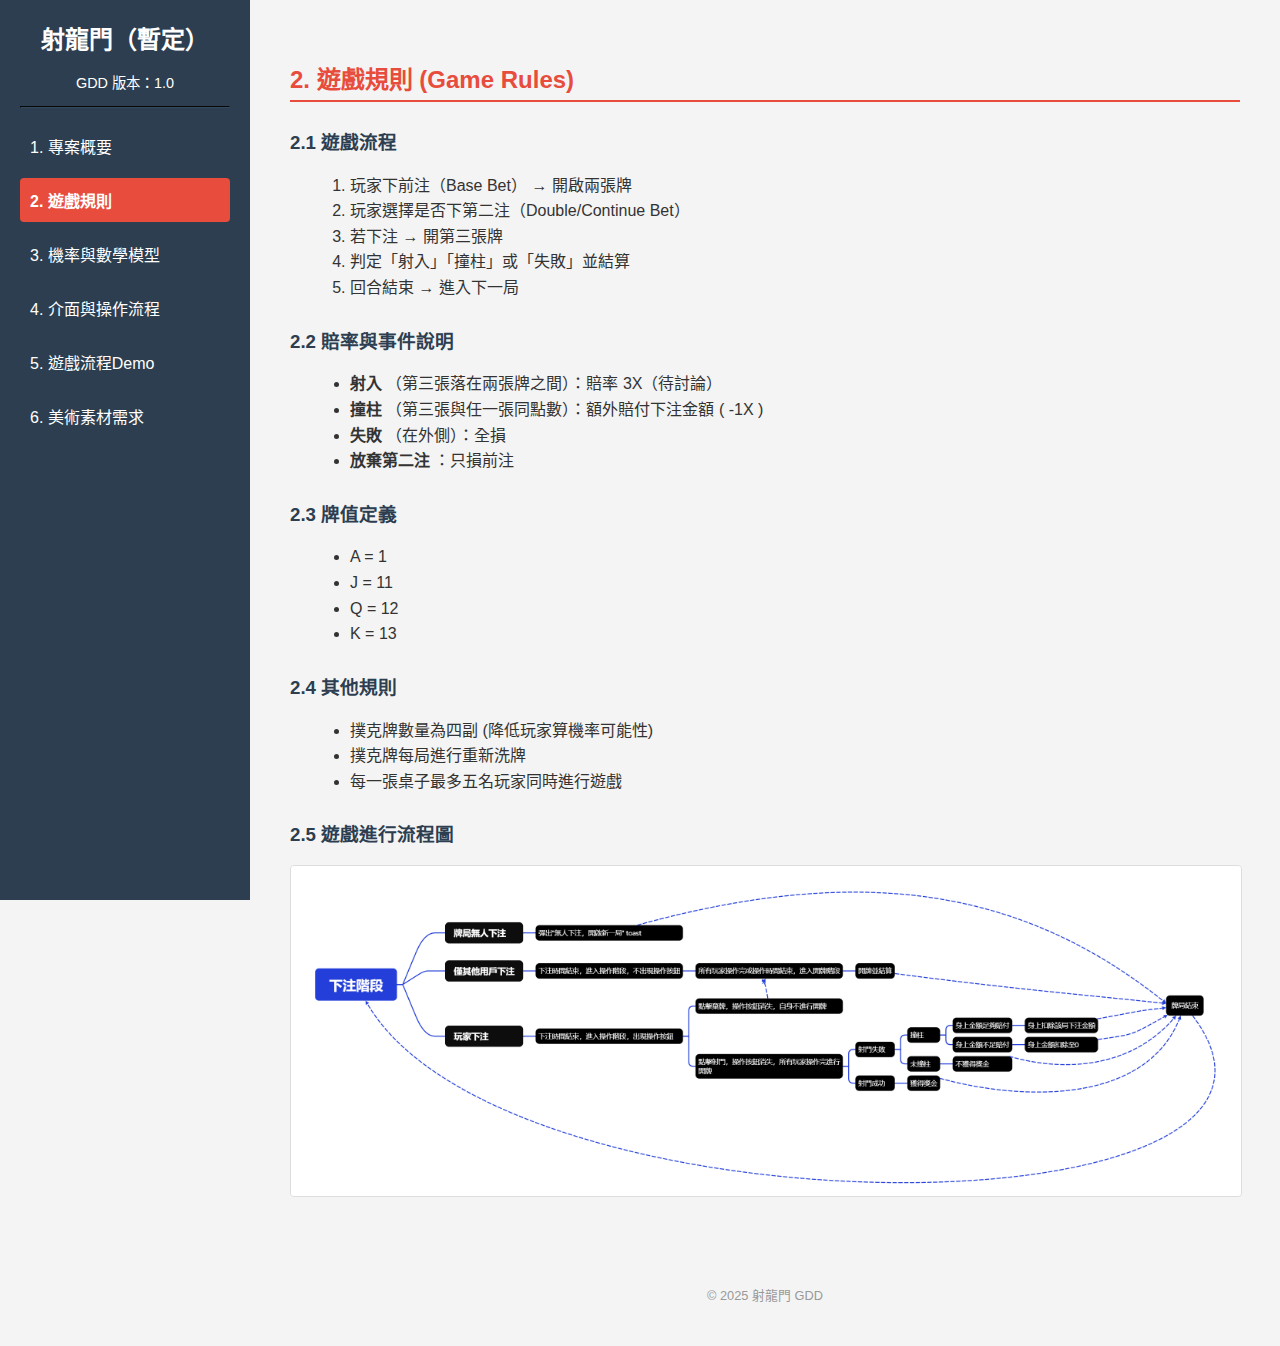
<file: DargonGatePoker/rules.html>
<!DOCTYPE html>
<html lang="zh-TW">
<head>
    <meta charset="UTF-8">
    <meta name="viewport" content="width=device-width, initial-scale=1.0">
    <title>2. 遊戲規則 - 射龍門</title>
    <link rel="stylesheet" href="styles.css">
</head>
<body>

    <div id="sidebar">
        <h1>射龍門（暫定）</h1>
        <p>GDD 版本：1.0</p>
        <hr>
        <nav>
            <ul>
                <li><a href="index.html">1. 專案概要</a></li>
                <li><a href="rules.html" class="active">2. 遊戲規則</a></li>
                <li><a href="math.html">3. 機率與數學模型</a></li>
                <li><a href="uiux.html">4. 介面與操作流程</a></li>
				<li><a href="game_demo.html" target="_blank">5. 遊戲流程Demo</a></li>
				<li><a href="assets.html">6. 美術素材需求</a></li>
            </ul>
        </nav>
    </div>

    <div id="content">
        <section>
            <h2>2. 遊戲規則 (Game Rules) </h2>

            <h3>2.1 遊戲流程 </h3>
            <ol>
                <li>玩家下前注（Base Bet） → 開啟兩張牌 </li>
                <li>玩家選擇是否下第二注（Double/Continue Bet）</li>
                <li>若下注 → 開第三張牌 </li>
                <li>判定「射入」「撞柱」或「失敗」並結算 </li>
                <li>回合結束 → 進入下一局 </li>
            </ol>

            <h3>2.2 賠率與事件說明 </h3>
            <ul>
                <li><strong>射入</strong> （第三張落在兩張牌之間）：賠率 3X（待討論） </li>
                <li><strong>撞柱</strong> （第三張與任一張同點數）：額外賠付下注金額 ( -1X ) </li>
                <li><strong>失敗</strong> （在外側）：全損 </li>
                <li><strong>放棄第二注</strong> ：只損前注 </li>
            </ul>

            <h3>2.3 牌值定義</h3>
            <ul>
                <li>A = 1 </li>
                <li>J = 11 </li>
                <li>Q = 12 </li>
                <li>K = 13 </li>
            </ul>

            <h3>2.4 其他規則 </h3>
            <ul>
                <li>撲克牌數量為四副 (降低玩家算機率可能性)</li>
                <li>撲克牌每局進行重新洗牌</li>
                <li>每一張桌子最多五名玩家同時進行遊戲 </li>
            </ul>

            <h3>2.5 遊戲進行流程圖</h3>
				<a href="#lightbox-flowchart">
					<img src="images/flowchart.png" alt="遊戲進行流程圖">
				</a>
        </section>
				<div id="lightbox-flowchart" class="lightbox-target">
					<img src="images/flowchart.png" alt="遊戲進行流程圖 - 放大">
					<a href="#_" class="lightbox-close">X</a>
				</div>
        <footer>
            <p>&copy; 2025 射龍門 GDD</p>
        </footer>
    </div>

</body>

</html>
</file>
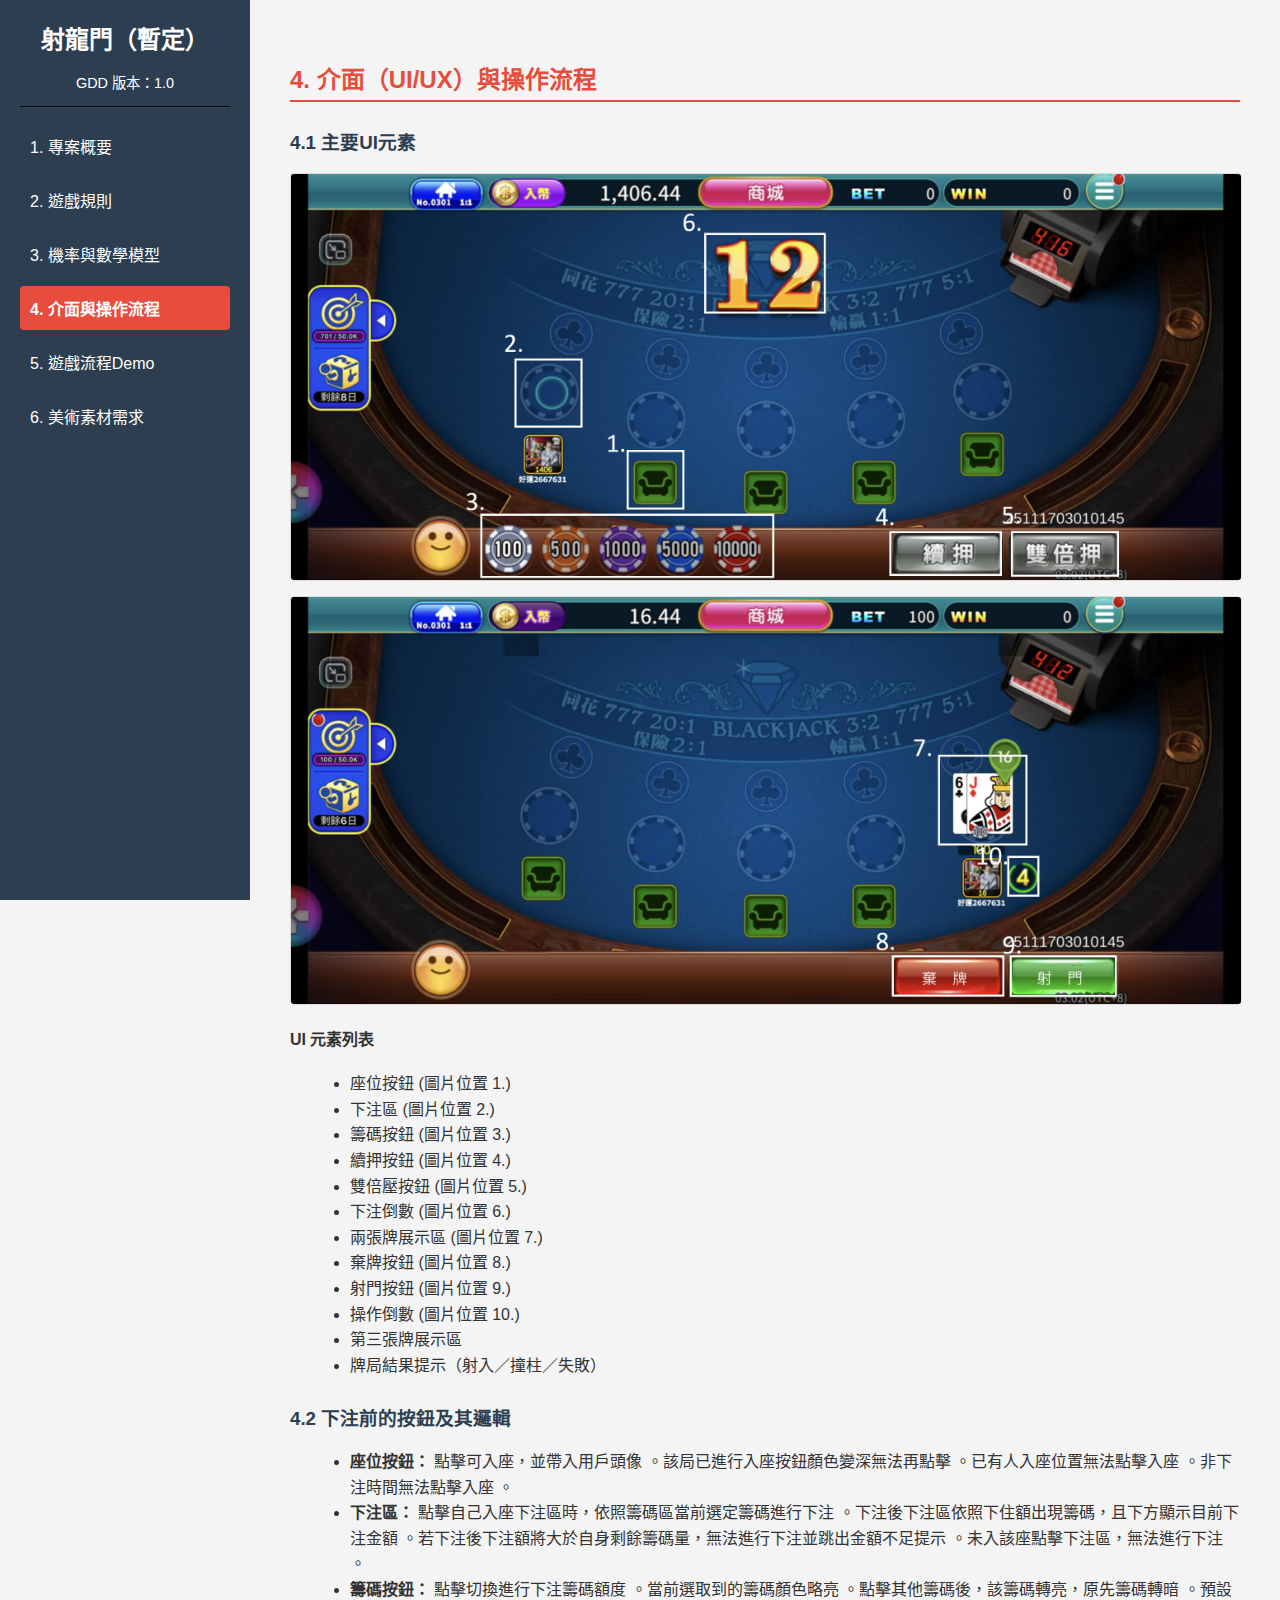
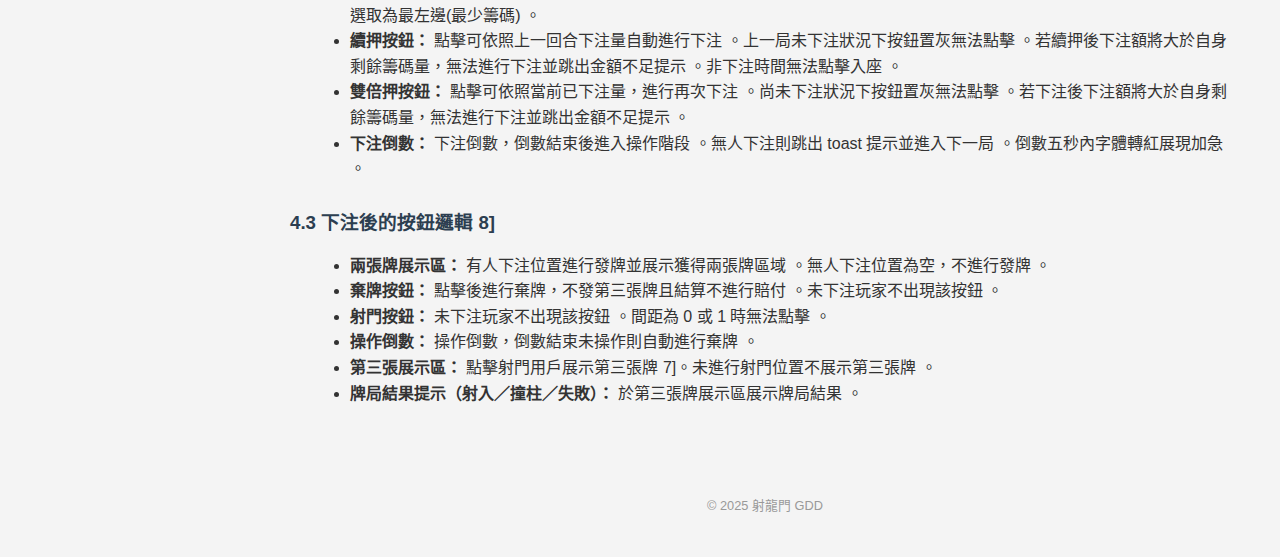
<file: DargonGatePoker/uiux.html>
<!DOCTYPE html>
<html lang="zh-TW">
<head>
    <meta charset="UTF-8">
    <meta name="viewport" content="width=device-width, initial-scale=1.0">
    <title>4. 介面與操作流程 - 射龍門</title>
    <link rel="stylesheet" href="styles.css">
</head>
<body>

    <div id="sidebar">
        <h1>射龍門（暫定）</h1>
        <p>GDD 版本：1.0</p>
        <hr>
        <nav>
            <ul>
                <li><a href="index.html">1. 專案概要</a></li>
                <li><a href="rules.html">2. 遊戲規則</a></li>
                <li><a href="math.html">3. 機率與數學模型</a></li>
                <li><a href="uiux.html" class="active">4. 介面與操作流程</a></li>
				<li><a href="game_demo.html" target="_blank">5. 遊戲流程Demo</a></li>
				<li><a href="assets.html">6. 美術素材需求</a></li>
            </ul>
        </nav>
    </div>

    <div id="content">
        <section>
            <h2>4. 介面（UI/UX）與操作流程 </h2>

            <h3>4.1 主要UI元素</h3>
            <img src="images/ui_state1.png" alt="UI介面示意圖 - 下注前">
            <img src="images/ui_state2.png" alt="UI介面示意圖 - 下注後">

            <h4>UI 元素列表</h4>
            <ul>
                <li>座位按鈕 (圖片位置 1.) </li>
                <li>下注區 (圖片位置 2.)  </li>
                <li>籌碼按鈕 (圖片位置 3.) </li>
                <li>續押按鈕 (圖片位置 4.) </li>
                <li>雙倍壓按鈕 (圖片位置 5.) </li>
                <li>下注倒數 (圖片位置 6.) </li>
                <li>兩張牌展示區 (圖片位置 7.) </li>
                <li>棄牌按鈕 (圖片位置 8.) </li>
                <li>射門按鈕 (圖片位置 9.) </li>
                <li>操作倒數 (圖片位置 10.) </li>
                <li>第三張牌展示區 </li>
                <li>牌局結果提示（射入／撞柱／失敗） </li>
            </ul>

            <h3>4.2 下注前的按鈕及其邏輯 </h3>
            <ul>
                <li><strong>座位按鈕：</strong> 點擊可入座，並帶入用戶頭像 。該局已進行入座按鈕顏色變深無法再點擊 。已有人入座位置無法點擊入座 。非下注時間無法點擊入座 。</li>
                <li><strong>下注區：</strong> 點擊自己入座下注區時，依照籌碼區當前選定籌碼進行下注 。下注後下注區依照下住額出現籌碼，且下方顯示目前下注金額 。若下注後下注額將大於自身剩餘籌碼量，無法進行下注並跳出金額不足提示 。未入該座點擊下注區，無法進行下注 。</li>
                <li><strong>籌碼按鈕：</strong> 點擊切換進行下注籌碼額度 。當前選取到的籌碼顏色略亮 。點擊其他籌碼後，該籌碼轉亮，原先籌碼轉暗 。預設選取為最左邊(最少籌碼) 。</li>
                <li><strong>續押按鈕：</strong> 點擊可依照上一回合下注量自動進行下注 。上一局未下注狀況下按鈕置灰無法點擊 。若續押後下注額將大於自身剩餘籌碼量，無法進行下注並跳出金額不足提示 。非下注時間無法點擊入座 。</li>
                <li><strong>雙倍押按鈕：</strong> 點擊可依照當前已下注量，進行再次下注 。尚未下注狀況下按鈕置灰無法點擊 。若下注後下注額將大於自身剩餘籌碼量，無法進行下注並跳出金額不足提示 。</li>
                <li><strong>下注倒數：</strong> 下注倒數，倒數結束後進入操作階段 。無人下注則跳出 toast 提示並進入下一局 。倒數五秒內字體轉紅展現加急 。</li>
            </ul>

            <h3>4.3 下注後的按鈕邏輯 8]</h3>
            <ul>
                <li><strong>兩張牌展示區：</strong> 有人下注位置進行發牌並展示獲得兩張牌區域 。無人下注位置為空，不進行發牌 。</li>
                <li><strong>棄牌按鈕：</strong> 點擊後進行棄牌，不發第三張牌且結算不進行賠付 。未下注玩家不出現該按鈕 。</li>
                <li><strong>射門按鈕：</strong> 未下注玩家不出現該按鈕 。間距為 0 或 1 時無法點擊 。</li>
                <li><strong>操作倒數：</strong> 操作倒數，倒數結束未操作則自動進行棄牌 。</li>
                <li><strong>第三張展示區：</strong> 點擊射門用戶展示第三張牌 7]。未進行射門位置不展示第三張牌 。</li>
                <li><strong>牌局結果提示（射入／撞柱／失敗）：</strong> 於第三張牌展示區展示牌局結果 。</li>
            </ul>
        </section>

        <footer>
            <p>&copy; 2025 射龍門 GDD</p>
        </footer>
    </div>

</body>

</html>
</file>
<file: DargonGatePoker/styles.css>
/* 設定全域樣式 */
body {
    font-family: '微軟正黑體', 'Microsoft JhengHei', Arial, sans-serif;
    margin: 0;
    padding: 0;
    background-color: #f4f4f4; /* 淺灰色背景 */
    color: #333;
}

/* 導航欄樣式 */
#sidebar {
    width: 250px;
    height: 100vh; /* 佔滿整個視口高度 */
    position: fixed; /* 固定在左側 */
    top: 0;
    left: 0;
    background-color: #2c3e50; /* 深藍色背景 */
    color: white;
    padding: 20px;
    box-sizing: border-box; /* 讓 padding 不增加寬度 */
    overflow-y: auto; /* 選單內容過長時可滾動 */
}

#sidebar h1 {
    font-size: 1.5em;
    margin-top: 0;
    text-align: center;
}

#sidebar p {
    font-size: 0.9em;
    text-align: center;
}

#sidebar hr {
    border-color: #34495e; /* 分隔線顏色 */
}

#sidebar nav ul {
    list-style: none;
    padding: 0;
}

#sidebar nav li {
    margin: 10px 0;
}

#sidebar nav a {
    text-decoration: none;
    color: white;
    display: block;
    padding: 10px;
    border-radius: 4px;
    transition: background-color 0.3s;
}

/* 導航選單活躍狀態（當前頁面） */
#sidebar nav a.active {
    background-color: #e74c3c; /* 醒目的當前頁面顏色 */
    font-weight: bold;
}

#sidebar nav a:not(.active):hover {
    background-color: #3498db; /* 鼠標懸停時的亮藍色 */
}

/* 主要內容區塊樣式 */
#content {
    margin-left: 250px; /* 留出左側選單的空間 */
    padding: 20px 40px;
}

#content section {
    padding: 20px 0;
    margin-bottom: 30px;
}

#content h2 {
    color: #e74c3c; /* 醒目的標題顏色 */
    padding-bottom: 5px;
    border-bottom: 2px solid #e74c3c;
}

#content h3 {
    color: #2c3e50;
    margin-top: 25px;
}

/* 列表樣式調整 */
#content ul, #content ol {
    margin-left: 20px;
    line-height: 1.6;
}

/* 圖片樣式 */
#content img {
    max-width: 100%;
    height: auto;
    display: block;
    margin: 15px 0;
    border: 1px solid #ddd;
    border-radius: 4px;
}

/* 表格樣式 */
table {
    width: 100%;
    border-collapse: collapse;
    margin: 20px 0;
    background-color: white;
    box-shadow: 0 2px 5px rgba(0, 0, 0, 0.1);
}

th, td {
    padding: 12px 15px;
    text-align: left;
    border-bottom: 1px solid #ddd;
}

th {
    background-color: #3498db;
    color: white;
    font-weight: bold;
}

tr:nth-child(even) {
    background-color: #f9f9f9;
}

/* 頁尾樣式 */
footer {
    text-align: center;
    padding: 10px 0;
    font-size: 0.8em;
    color: #999;
}

/* 1. 隱藏燈箱容器 (預設隱藏) */
.lightbox-target {
    position: fixed; /* 固定在視窗上 */
    top: 0;
    left: 0;
    width: 100%;
    height: 100%;
    background: rgba(0, 0, 0, 0.85); /* 半透明黑色背景 */
    display: none; /* 預設隱藏 */
    z-index: 1000; /* 確保在所有元素之上 */
    text-align: center;
    padding-top: 50px; /* 留出頂部空間 */
    box-sizing: border-box;
}

/* 2. 當燈箱被連結目標鎖定時，顯示它 */
.lightbox-target:target {
    display: block;
}

/* 3. 放大後的圖片樣式 */
.lightbox-target img {
    max-width: 90%; /* 最大寬度佔視窗 90% */
    max-height: 90%; /* 最大高度佔視窗 90% */
    margin: 0 auto; /* 居中 */
    display: block;
    box-shadow: 0 0 20px rgba(0, 0, 0, 0.5);
    border: none; /* 移除 GDD 樣式中的邊框 */
}

/* 4. 關閉按鈕樣式 */
.lightbox-close {
    position: absolute;
    top: 20px;
    right: 30px;
    color: white;
    text-decoration: none;
    font-size: 30px;
    font-weight: bold;
    opacity: 0.7;
    transition: opacity 0.2s;
}

.lightbox-close:hover {
    opacity: 1;
}

/* 為了美觀，將內容區圖片的預設邊框和陰影移除 (防止雙重陰影) */
#content img {
    transition: transform 0.2s; /* 增加點擊動態感 */
}
#content a:hover img {
    transform: scale(1.02);
}
</file>
